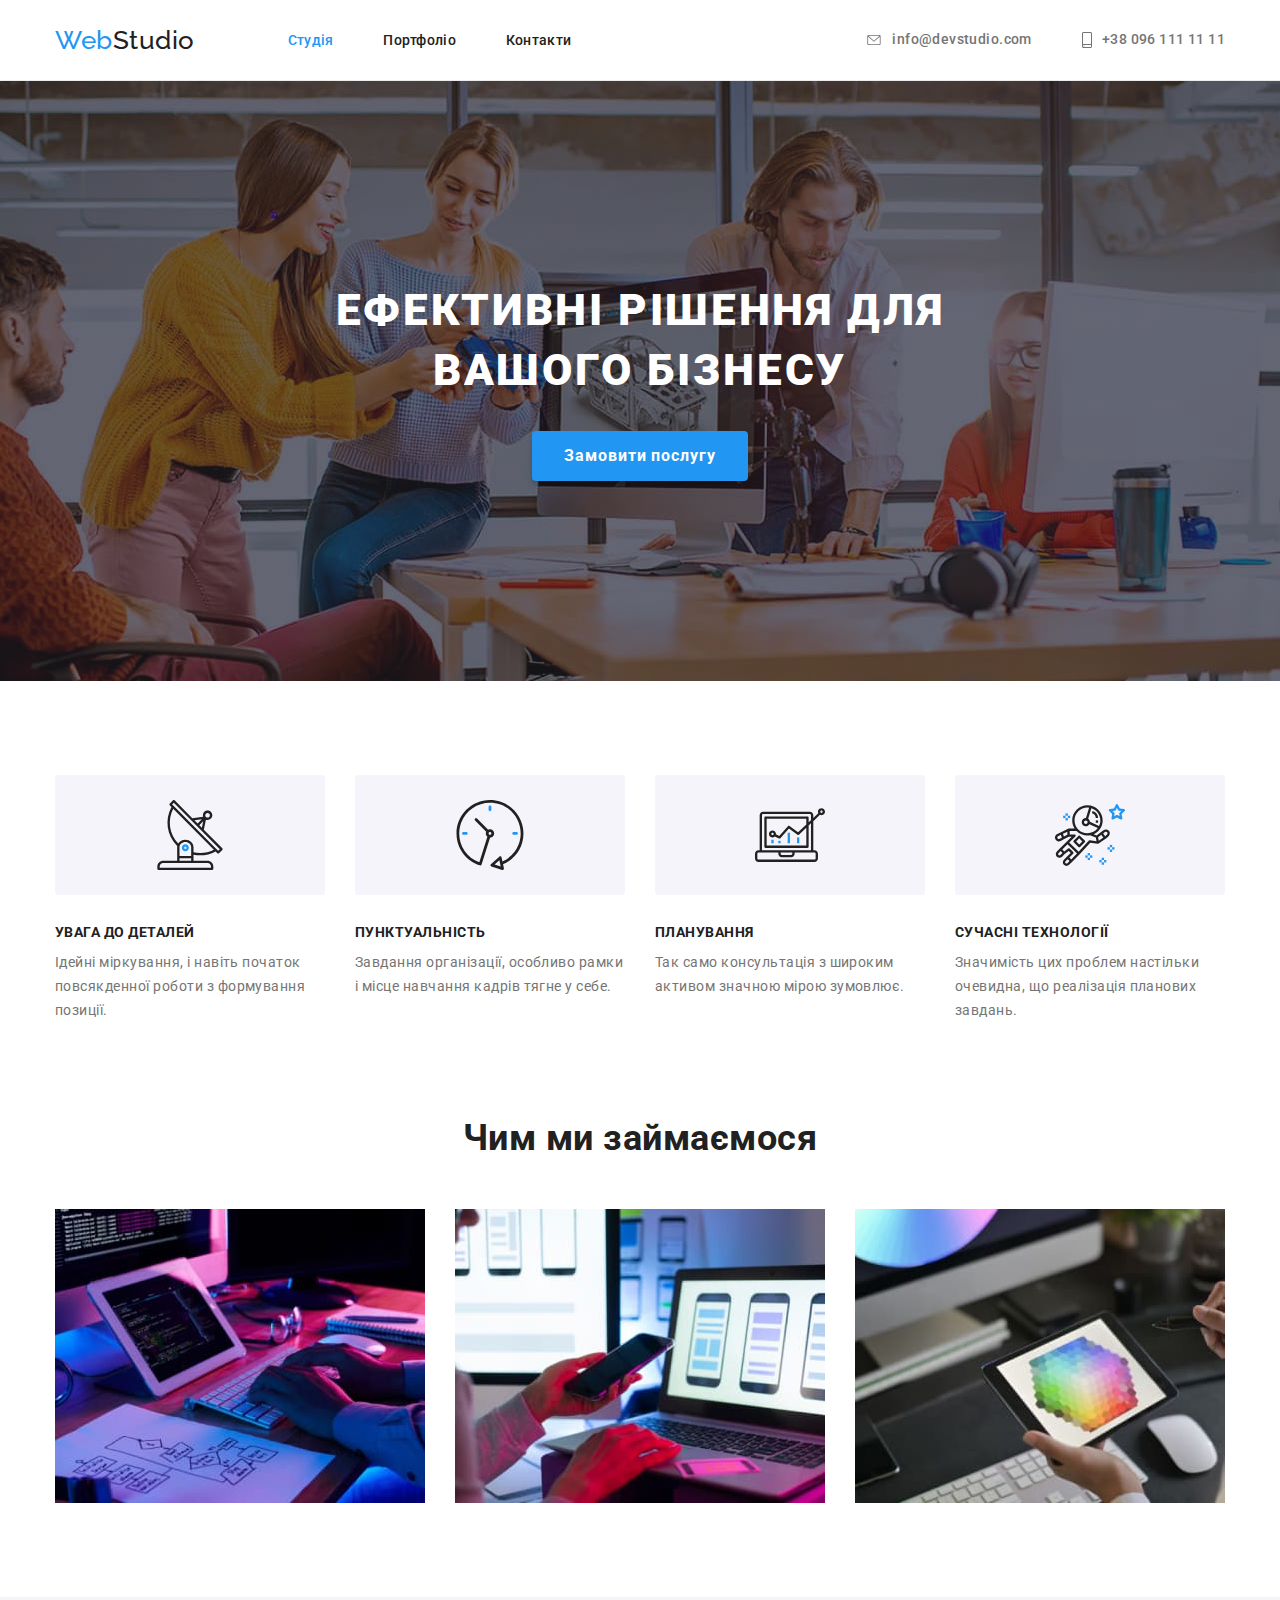
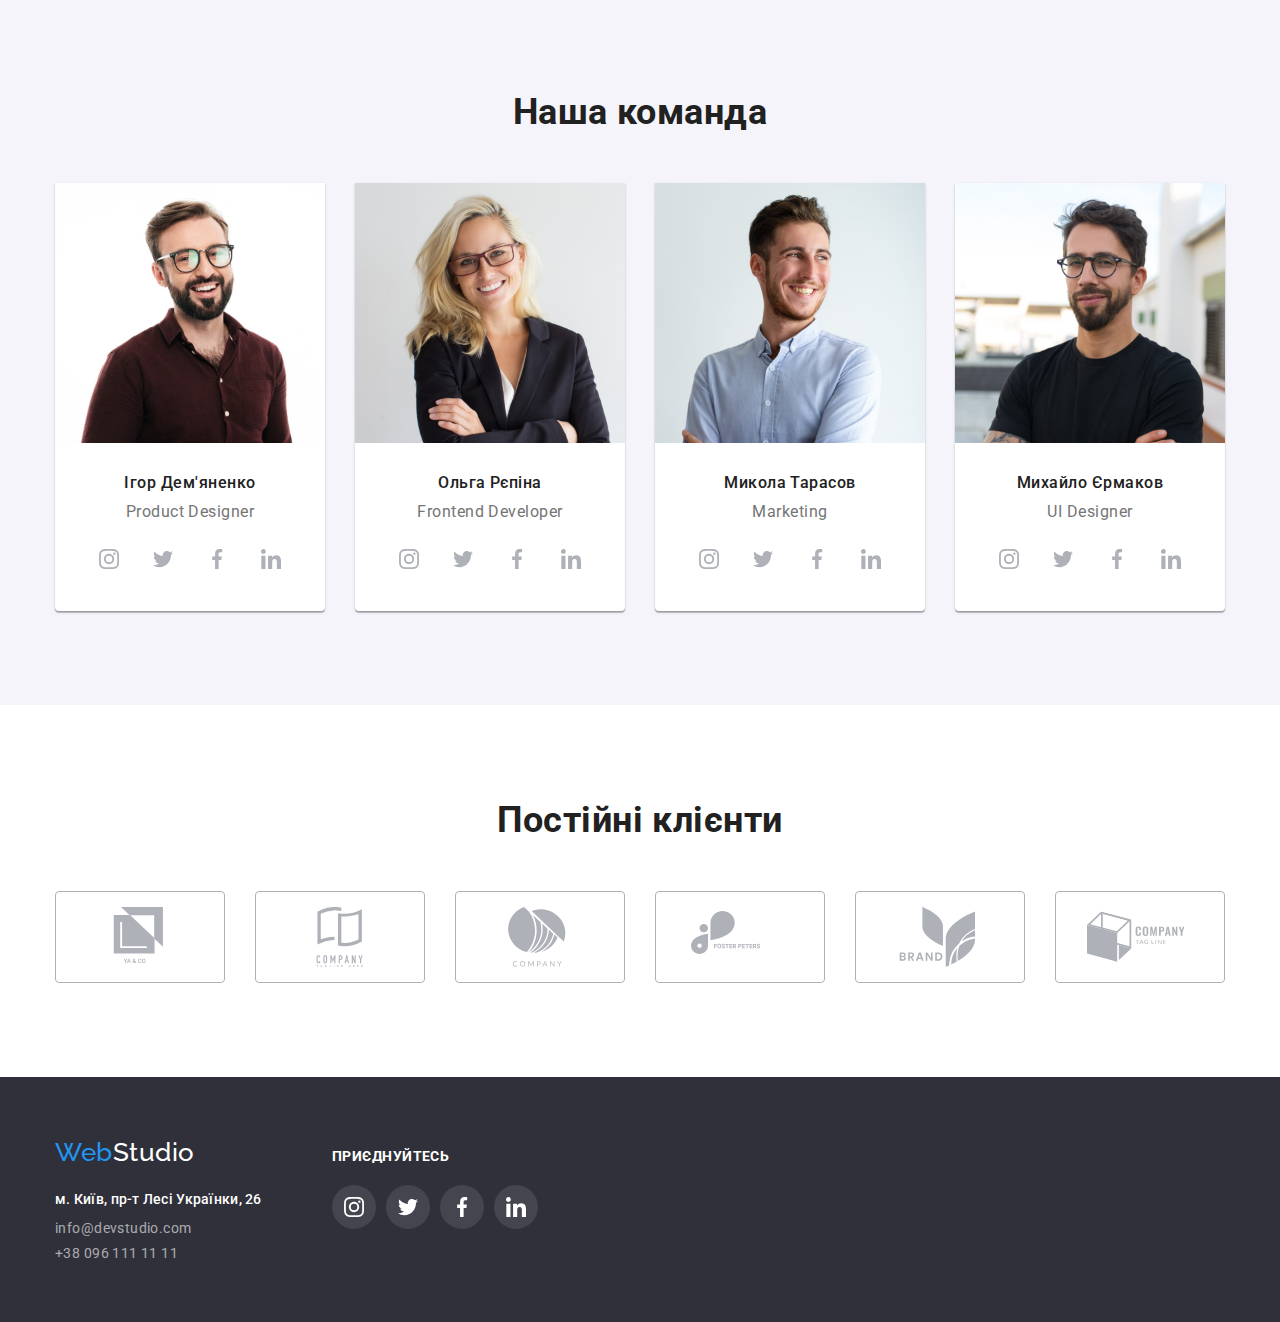
<file: index.html>
<!DOCTYPE html>
<html lang="uk">
  <head>
    <meta charset="UTF-8" />
    <meta http-equiv="X-UA-Compatible" content="IE=edge" />
    <meta name="viewport" content="width=device-width, initial-scale=1.0" />
    <title>Головна</title>
    <link rel="preconnect" href="https://fonts.googleapis.com" />
    <link
      rel="precoThis is our first project and the first step towards commercial development.nnect"
      href="https://fonts.gstatic.com"
      crossorigin
    />
    <link
      href="https://fonts.googleapis.com/css2?family=Raleway:wght@700&family=Roboto:wght@400;500;700;900&display=swap"
      rel="stylesheet"
    />
    <link rel="stylesheet" href="css/normalize.css" />
    <link rel="stylesheet" href="css/styles.css" />
  </head>
  <body>
    <header class="page-header">
      <div class="container main-header">
        <nav class="main-nav">
          <div class="logo">
            <a href="index.html" class="logo-link">Web<span>Studio</span></a>
          </div>
          <ul class="site-nav">
            <li class="current-page item">
              <a href="index.html" class="link">Студія</a>
            </li>
            <li class="item">
              <a href="portfolio.html" class="link">Портфоліо</a>
            </li>
            <li class="item"><a href="#" class="link">Контакти</a></li>
          </ul>
        </nav>
        <ul class="contacts-nav">
          <li class="contacts item">
            <a href="mailto:info@devstudio.com">
              <svg class="mail-icon" width="16" height="10">
                <use href="images/icons.svg#icon-envelope-hover"></use>
              </svg>
              info@devstudio.com
            </a>
          </li>
          <li class="contacts item">
            <a href="tel:+380961111111" class="contacts item">
              <svg class="phone-icon" width="10" height="16">
                <use href="images/icons.svg#icon-smartphone"></use>
              </svg>
              +38 096 111 11 11</a
            >
          </li>
        </ul>
      </div>
    </header>
    <main>
      <section class="main-description">
        <div class="container">
          <h1 class="main-title">Ефективні рішення для вашого бізнесу</h1>
          <button type="button" class="order-button">Замовити послугу</button>
        </div>
      </section>
      <section class="exeptions section">
        <div class="container">
          <h2 class="hidden">Особливості</h2>
          <ul class="items">
            <li class="item attention-icon">
              <h3 class="exeption-title">УВАГА ДО ДЕТАЛЕЙ</h3>
              <p class="exeption-text">
                Ідейні міркування, і навіть початок повсякденної роботи з
                формування позиції.
              </p>
            </li>
            <li class="item time-icon">
              <h3 class="exeption-title">ПУНКТУАЛЬНІСТЬ</h3>
              <p class="exeption-text">
                Завдання організації, особливо рамки і місце навчання кадрів
                тягне у себе.
              </p>
            </li>
            <li class="item plan-icon">
              <h3 class="exeption-title">ПЛАНУВАННЯ</h3>
              <p class="exeption-text">
                Так само консультація з широким активом значною мірою зумовлює.
              </p>
            </li>
            <li class="item modern-icon">
              <h3 class="exeption-title">СУЧАСНІ ТЕХНОЛОГІЇ</h3>
              <p class="exeption-text">
                Значимість цих проблем настільки очевидна, що реалізація
                планових завдань.
              </p>
            </li>
          </ul>
        </div>
      </section>
      <section class="section what-do">
        <div class="container">
          <h2 class="title-section">Чим ми займаємося</h2>
          <ul class="items">
            <li class="item">
              <img src="./images/1.jpg" width="370" alt="coding" />
            </li>
            <li class="item">
              <img src="./images/2.jpg" width="370" alt="ui/ux" />
            </li>
            <li class="item">
              <img src="./images/3.jpg" width="370" alt="design" />
            </li>
          </ul>
        </div>
      </section>
      <section class="team section">
        <div class="container">
          <h2 class="title-section">Наша команда</h2>
          <ul class="items">
            <li class="member-box item">
              <img src="./images/4.jpg" width="270" alt="Ігор Дем'яненко" />
              <div class="padding-card">
                <h3 class="team-title">Ігор Дем'яненко</h3>
                <p class="team-text">Product Designer</p>
                <ul class="social-network">
                  <li class="item2">
                    <a href="" class="social-box"
                      ><svg class="instagram">
                        <use href="./images/icons.svg#instagram"></use>
                      </svg>
                    </a>
                  </li>
                  <li class="item2">
                    <a href="" class="social-box"
                      ><svg class="twitter">
                        <use href="./images/icons.svg#twitter"></use>
                      </svg>
                    </a>
                  </li>
                  <li class="item2">
                    <a href="" class="social-box"
                      ><svg class="facebook">
                        <use href="./images/icons.svg#facebook"></use>
                      </svg>
                    </a>
                  </li>
                  <li class="item2">
                    <a href="" class="social-box"
                      ><svg class="linkedin">
                        <use href="./images/icons.svg#linkedin"></use>
                      </svg>
                    </a>
                  </li>
                </ul>
              </div>
            </li>
            <li class="member-box item">
              <img src="./images/5.jpg" width="270" alt="Ольга Рєпіна" />
              <div class="padding-card">
                <h3 class="team-title">Ольга Рєпіна</h3>
                <p class="team-text">Frontend Developer</p>
                <ul class="social-network">
                  <li class="item2">
                    <a href="" class="social-box"
                      ><svg class="instagram">
                        <use href="./images/icons.svg#instagram"></use>
                      </svg>
                    </a>
                  </li>
                  <li class="item2">
                    <a href="" class="social-box"
                      ><svg class="twitter">
                        <use href="./images/icons.svg#twitter"></use>
                      </svg>
                    </a>
                  </li>
                  <li class="item2">
                    <a href="" class="social-box"
                      ><svg class="facebook">
                        <use href="./images/icons.svg#facebook"></use>
                      </svg>
                    </a>
                  </li>
                  <li class="item2">
                    <a href="" class="social-box"
                      ><svg class="linkedin">
                        <use href="./images/icons.svg#linkedin"></use>
                      </svg>
                    </a>
                  </li>
                </ul>
              </div>
            </li>
            <li class="member-box item">
              <img src="./images/6.jpg" width="270" alt="Микола Тарасов" />
              <div class="padding-card">
                <h3 class="team-title">Микола Тарасов</h3>
                <p class="team-text">Marketing</p>
                <ul class="social-network">
                  <li class="item2">
                    <a href="" class="social-box"
                      ><svg class="instagram">
                        <use href="./images/icons.svg#instagram"></use>
                      </svg>
                    </a>
                  </li>
                  <li class="item2">
                    <a href="" class="social-box"
                      ><svg class="twitter">
                        <use href="./images/icons.svg#twitter"></use>
                      </svg>
                    </a>
                  </li>
                  <li class="item2">
                    <a href="" class="social-box"
                      ><svg class="facebook">
                        <use href="./images/icons.svg#facebook"></use>
                      </svg>
                    </a>
                  </li>
                  <li class="item2">
                    <a href="" class="social-box"
                      ><svg class="linkedin">
                        <use href="./images/icons.svg#linkedin"></use>
                      </svg>
                    </a>
                  </li>
                </ul>
              </div>
            </li>
            <li class="member-box item">
              <img src="./images/7.jpg" width="270" alt="Михайло Єрмаков" />
              <div class="padding-card">
                <h3 class="team-title">Михайло Єрмаков</h3>
                <p class="team-text">UI Designer</p>
                <ul class="social-network">
                  <li class="item2">
                    <a href="" class="social-box"
                      ><svg class="instagram">
                        <use href="./images/icons.svg#instagram"></use>
                      </svg>
                    </a>
                  </li>
                  <li class="item2">
                    <a href="" class="social-box"
                      ><svg class="twitter">
                        <use href="./images/icons.svg#twitter"></use>
                      </svg>
                    </a>
                  </li>
                  <li class="item2">
                    <a href="" class="social-box"
                      ><svg class="facebook">
                        <use href="./images/icons.svg#facebook"></use>
                      </svg>
                    </a>
                  </li>
                  <li class="item2">
                    <a href="" class="social-box"
                      ><svg class="linkedin">
                        <use href="./images/icons.svg#linkedin"></use>
                      </svg>
                    </a>
                  </li>
                </ul>
              </div>
            </li>
          </ul>
        </div>
      </section>
      <section class="clients section">
        <div class="container">
          <h2 class="title-section">Постійні клієнти</h2>
          <ul class="items">
            <li class="item">
              <a class="client-link"
                ><svg class="client-icon">
                  <use href="./images/icons.svg#icon-group45-1"></use>
                </svg>
              </a>
            </li>
            <li class="item">
              <a href="" class="client-link"
                ><svg class="client-icon">
                  <use href="./images/icons.svg#icon-group46-1"></use>
                </svg>
              </a>
            </li>
            <li class="item">
              <a href="" class="client-link"
                ><svg class="client-icon">
                  <use href="./images/icons.svg#icon-group47-1"></use>
                </svg>
              </a>
            </li>
            <li class="item">
              <a href="" class="client-link"
                ><svg class="client-icon">
                  <use href="./images/icons.svg#icon-group48-1"></use>
                </svg>
              </a>
            </li>
            <li class="item">
              <a href="" class="client-link"
                ><svg class="client-icon">
                  <use href="./images/icons.svg#icon-group49-1"></use>
                </svg>
              </a>
            </li>
            <li class="item">
              <a href="" class="client-link"
                ><svg class="client-icon">
                  <use href="./images/icons.svg#icon-group410-1"></use>
                </svg>
              </a>
            </li>
          </ul>
        </div>
      </section>
    </main>
    <footer class="page-footer">
      <div class="container">
        <div class="footer-margin">
          <address class="adress-footer">
            <div class="logo">
              <a href="index.html" class="logo-link"
                >Web<span class="footer-span">Studio</span></a
              >
            </div>
            <ul class="footer-adress">
              <li class="footer-item">
                <a
                  class="adress-link"
                  href="http://maps.google.com/?q=м.Київ,пр-тЛесіУкраїнки,26"
                  target="_blank"
                  rel="noopener nofollow noreferrer"
                  >м. Київ, пр-т Лесі Українки, 26
                </a>
              </li>
              <li class="contacts footer-item">
                <a href="mailto:info@devstudio.com" class="footer-email"
                  >info@devstudio.com</a
                >
              </li>
              <li class="contacts footer-item">
                <a href="tel:+380961111111">+38 096 111 11 11</a>
              </li>
            </ul>
          </address>
        </div>
        <div>
          <p class="join text">ПРИЄДНУЙТЕСЬ</p>
          <ul class="social-network">
            <li class="item2">
              <a href="" class="social-box"
                ><svg class="instagram">
                  <use href="./images/icons.svg#instagram"></use>
                </svg>
              </a>
            </li>
            <li class="item2">
              <a href="" class="social-box"
                ><svg class="twitter">
                  <use href="./images/icons.svg#twitter"></use>
                </svg>
              </a>
            </li>
            <li class="item2">
              <a href="" class="social-box"
                ><svg class="facebook">
                  <use href="./images/icons.svg#facebook"></use>
                </svg>
              </a>
            </li>
            <li class="item2">
              <a href="" class="social-box"
                ><svg class="linkedin">
                  <use href="./images/icons.svg#linkedin"></use>
                </svg>
              </a>
            </li>
          </ul>
        </div>
      </div>
    </footer>
  </body>
</html>
</file>
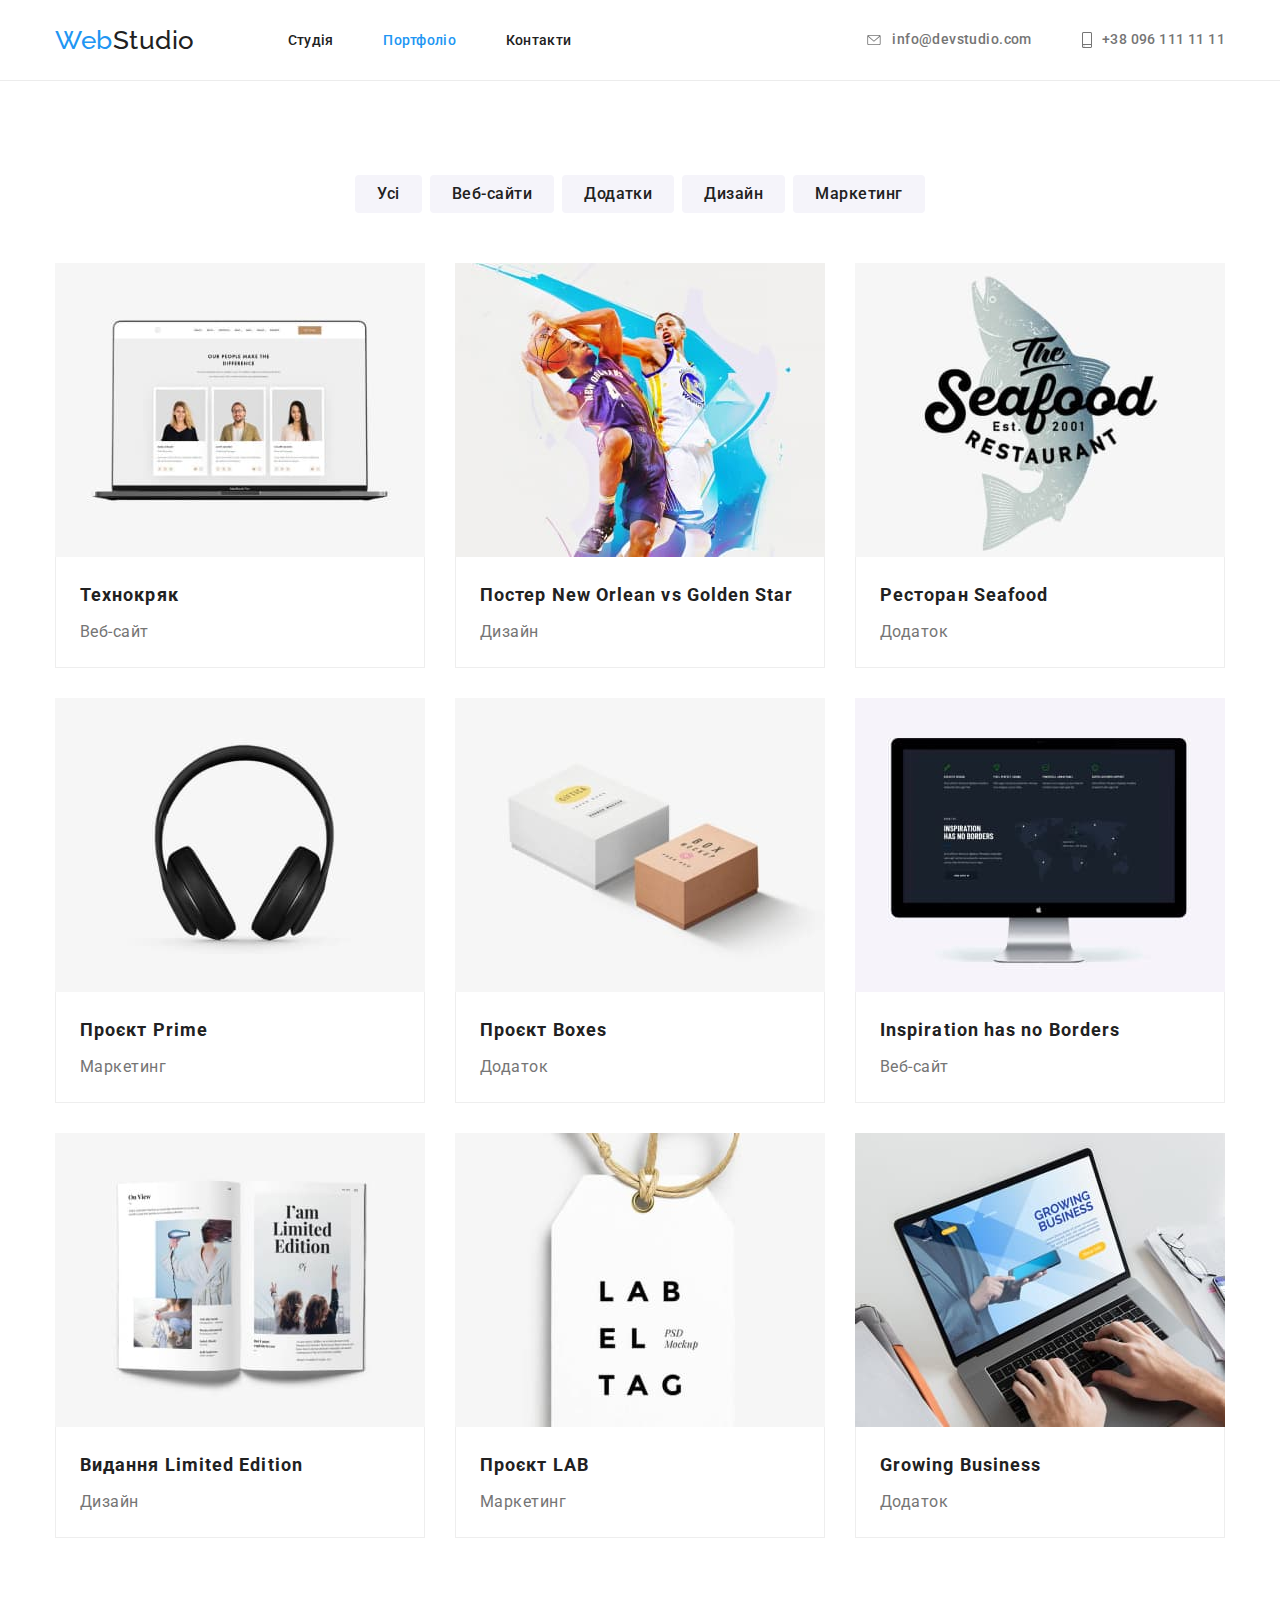
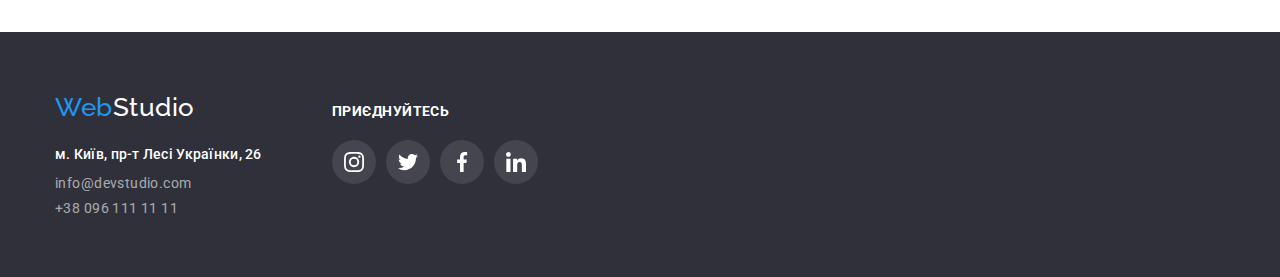
<file: portfolio.html>
<!DOCTYPE html>
<html lang="uk">
  <head>
    <meta charset="UTF-8" />
    <meta http-equiv="X-UA-Compatible" content="IE=edge" />
    <meta name="viewport" content="width=device-width, initial-scale=1.0" />
    <title>Портфоліо</title>
    <link rel="preconnect" href="https://fonts.googleapis.com" />
    <link rel="preconnect" href="https://fonts.gstatic.com" crossorigin />
    <link
      href="https://fonts.googleapis.com/css2?family=Raleway:wght@700&family=Roboto:wght@400;500;700;900&display=swap"
      rel="stylesheet"
    />
    <link rel="stylesheet" href="css/normalize.css" />
    <link rel="stylesheet" href="css/styles.css" />
  </head>
  <body>
    <header class="page-header">
      <div class="container main-header">
        <nav class="main-nav">
          <div class="logo">
            <a href="index.html" class="logo-link">Web<span>Studio</span></a>
          </div>
          <ul class="site-nav">
            <li class="item">
              <a href="index.html" class="link">Студія</a>
            </li>
            <li class="current-page item">
              <a href="portfolio.html" class="link">Портфоліо</a>
            </li>
            <li class="item"><a href="#" class="link">Контакти</a></li>
          </ul>
        </nav>
        <ul class="contacts-nav">
          <li class="contacts item">
            <a href="mailto:info@devstudio.com">
              <svg class="mail-icon" width="16" height="10">
                <use href="images/icons.svg#icon-envelope-hover"></use>
              </svg>
              info@devstudio.com
            </a>
          </li>
          <li class="contacts item">
            <a href="tel:+380961111111" class="contacts item">
              <svg class="phone-icon" width="10" height="16">
                <use href="images/icons.svg#icon-smartphone"></use>
              </svg>
              +38 096 111 11 11</a
            >
          </li>
        </ul>
      </div>
    </header>
    <main>
      <section class="filter-section section">
        <div class="container">
          <h1 class="hidden">Портфоліо</h1>
          <ul class="filter-buttons">
            <li class="filter-items">
              <button type="button" class="filter-button">Усі</button>
            </li>
            <li class="filter-items">
              <button type="button" class="filter-button">Веб-сайти</button>
            </li>
            <li class="filter-items">
              <button type="button" class="filter-button">Додатки</button>
            </li>
            <li class="filter-items">
              <button type="button" class="filter-button">Дизайн</button>
            </li>
            <li class="filter-items">
              <button type="button" class="filter-button">Маркетинг</button>
            </li>
          </ul>
          <ul class="portfolio-items">
            <li class="filter-item content">
              <a href="" class="filter-link">
                <img src="images/img11.jpg" alt="Веб-сайт" />
                <div class="card-inner">
                  <h2 class="filter-title">Технокряк</h2>
                  <p class="filter-description">Веб-сайт</p>
                </div>
              </a>
            </li>
            <li class="filter-item content">
              <a href="" class="filter-link">
                <img src="images/img12.jpg" alt="Дизайн" />
                <div class="card-inner">
                  <h2 class="filter-title">Постер New Orlean vs Golden Star</h2>
                  <p class="filter-description">Дизайн</p>
                </div>
              </a>
            </li>
            <li class="filter-item content">
              <a href="" class="filter-link">
                <img src="images/img13.jpg" alt="Додаток" />
                <div class="card-inner">
                  <h2 class="filter-title">Ресторан Seafood</h2>
                  <p class="filter-description">Додаток</p>
                </div>
              </a>
            </li>
            <li class="filter-item content">
              <a href="" class="filter-link">
                <img src="images/img14.jpg" alt="Маркетинг" />
                <div class="card-inner">
                  <h2 class="filter-title">Проєкт Prime</h2>
                  <p class="filter-description">Маркетинг</p>
                </div>
              </a>
            </li>
            <li class="filter-item content">
              <a href="" class="filter-link">
                <img src="images/img15.jpg" alt="Додаток" />
                <div class="card-inner">
                  <h2 class="filter-title">Проєкт Boxes</h2>
                  <p class="filter-description">Додаток</p>
                </div>
              </a>
            </li>
            <li class="filter-item content">
              <a href="" class="filter-link">
                <img src="images/img16.jpg" alt="Веб-сайт" />
                <div class="card-inner">
                  <h2 class="filter-title">Inspiration has no Borders</h2>
                  <p class="filter-description">Веб-сайт</p>
                </div>
              </a>
            </li>
            <li class="filter-item content">
              <a href="" class="filter-link">
                <img src="images/img17.jpg" alt="Дизайн" />
                <div class="card-inner">
                  <h2 class="filter-title">Видання Limited Edition</h2>
                  <p class="filter-description">Дизайн</p>
                </div>
              </a>
            </li>
            <li class="filter-item content">
              <a href="" class="filter-link">
                <img src="images/img18.jpg" alt="Маркетинг" />
                <div class="card-inner">
                  <h2 class="filter-title">Проєкт LAB</h2>
                  <p class="filter-description">Маркетинг</p>
                </div>
              </a>
            </li>
            <li class="filter-item content">
              <a href="" class="filter-link">
                <img src="images/img19.jpg" alt="Додаток" />
                <div class="card-inner">
                  <h2 class="filter-title">Growing Business</h2>
                  <p class="filter-description">Додаток</p>
                </div>
              </a>
            </li>
          </ul>
        </div>
      </section>
    </main>
    <footer class="page-footer">
      <div class="container">
        <div class="footer-margin">
          <address class="adress-footer">
            <div class="logo">
              <a href="index.html" class="logo-link"
                >Web<span class="footer-span">Studio</span></a
              >
            </div>
            <ul class="footer-adress">
              <li class="footer-item">
                <a
                  class="adress-link"
                  href="http://maps.google.com/?q=м.Київ,пр-тЛесіУкраїнки,26"
                  target="_blank"
                  rel="noopener nofollow noreferrer"
                  >м. Київ, пр-т Лесі Українки, 26
                </a>
              </li>
              <li class="contacts footer-item">
                <a href="mailto:info@devstudio.com" class="footer-email"
                  >info@devstudio.com</a
                >
              </li>
              <li class="contacts footer-item">
                <a href="tel:+380961111111">+38 096 111 11 11</a>
              </li>
            </ul>
          </address>
        </div>
        <div>
          <p class="join text">ПРИЄДНУЙТЕСЬ</p>
          <ul class="social-network">
            <li class="item2">
              <a href="" class="social-box"
                ><svg class="instagram">
                  <use href="./images/icons.svg#instagram"></use>
                </svg>
              </a>
            </li>
            <li class="item2">
              <a href="" class="social-box"
                ><svg class="twitter">
                  <use href="./images/icons.svg#twitter"></use>
                </svg>
              </a>
            </li>
            <li class="item2">
              <a href="" class="social-box"
                ><svg class="facebook">
                  <use href="./images/icons.svg#facebook"></use>
                </svg>
              </a>
            </li>
            <li class="item2">
              <a href="" class="social-box"
                ><svg class="linkedin">
                  <use href="./images/icons.svg#linkedin"></use>
                </svg>
              </a>
            </li>
          </ul>
        </div>
      </div>
    </footer>
  </body>
</html>
</file>
<file: css/styles.css>
:root {
    --blueColor: #2196F3;
    --whiteColor: #FFF;
    --textColor: #757575;
    --headTextColor: #212121;
    --backgroundDarkColor: #2F303A;
    --backgroundGreyColor: #F5F4FA;
    --linkGreyColor: rgba(255, 255, 255, 0.6);
    --shadowColor: #ECECEC;
    --backgroundButtonColor: #188CE8;
    --backgroundFilter: #F5F5F5;
    --frameColor: #EEEEEE;
    --iconColor: #AFB1B8;
}

ul {
    list-style: none;
}

h1,
h2,
h3,
h4,
p,
ul {
    margin: 0;
    padding: 0;
}

/* set parameters to deafault */

a {
    text-decoration: none;
    font-style: normal;
}

address {
    font-style: normal;
}

body {
    font-family: 'Roboto';
    font-style: normal;
    line-height: 1.7;
    letter-spacing: 0.03em;
    color: var(--textColor);
    margin: 0;
}

body ul {
    list-style-type: none;
}

img {
    display: block;
    max-width: 100%;
    height: auto;
}

/* ------------------------------ */

.exeption-text {
    line-height: 1.7;
}

.hidden {
    font-size: 0px;
    text-indent: -9999px;
    /* sends the text off-screen */
    white-space: nowrap;
    /* because only the first line is indented */
}

.main-description {
    padding: 200px 0;
    text-align: center;
    /* background-color: var(--backgroundDarkColor); */
    background-image: linear-gradient(to right, rgba(47, 48, 58, 0.4), rgba(47, 48, 58, 0.4)), url(../images/img41.jpg);
    background-repeat: no-repeat;
    background-position: center;
    background-size: cover;

    max-width: 1600px;
    min-height: 600px;
    margin-left: auto;
    margin-right: auto;
}

.main-description .main-title {
    text-transform: uppercase;
    line-height: 1.36;
    letter-spacing: 0.06em;
    color: var(--whiteColor);
    font-weight: 900;
    font-size: 44px;
}

.exeptions {
    line-height: 1.14;
    font-size: 14px;
}

.exeptions .exeption-title {
    font-size: 14px;
    color: var(--headTextColor);
}

.team {
    background-color: var(--backgroundGreyColor);
}

.team .exeption-title {
    color: var(--headTextColor);
    line-height: 1.188;
    font-size: 16px;
}

.team .team-text {
    font-size: 16px;
    line-height: 1.71;
    letter-spacing: 0.03em;
    line-height: 1.19;
}

.team .team-title {
    margin-bottom: 10px;

    color: var(--headTextColor);
    letter-spacing: 0.03em;
    font-size: 16px;
    line-height: 1.19;
    font-weight: 500;
}

.member-box {
    text-align: center;

    box-shadow: 0px 1px 3px rgba(0, 0, 0, 0.12), 0px 1px 1px rgba(0, 0, 0, 0.14), 0px 2px 1px rgba(0, 0, 0, 0.2);
    border-radius: 0px 0px 4px 4px;
    background: var(--whiteColor);
}

.title-section {
    text-align: center;
    margin-bottom: 50px;

    color: var(--headTextColor);
    line-height: 1.17;
    font-size: 36px;
}

.logo {
    font-size: 26px;
    font-family: 'Raleway';
    font-style: normal;
    font-weight: 700;
    line-height: 1.19;
    letter-spacing: 0.03em;
    color: var(--blueColor);
}

.logo span {
    color: var(--headTextColor);
}

.page-header {
    font-size: 14px;
    line-height: 1.14;
    letter-spacing: 0.02em;
    color: var(--whiteColor);
    border-bottom: 1px solid var(--shadowColor);
}

.page-header a:link,
.page-footer a:link {
    text-decoration: none;
    color: var(--headTextColor);
    font-weight: 500;
    font-size: 14px;
    line-height: 1.17;
    letter-spacing: 0.02em;
}

.page-footer a:link {
    color: var(--whiteColor);
}

.page-header .logo a:link,
.page-footer .logo a:link {
    font-size: 26px;
}

.contacts a {
    display: flex;
    font-size: 14px;
    line-height: 1.71px;
    align-items: center;

}

.adress-footer {
    font-size: 14px;
}

.contacts a:link {
    color: var(--textColor);
    letter-spacing: 0.03em;
    line-height: 1.14;
    font-weight: 500;
}

footer .contacts a:link {
    color: rgba(255, 255, 255, 0.6);
    font-weight: 400;
}

.contacts a:visited {
    color: var(--textColor);
}

.page-header a:hover,
.page-header a:focus,
.contacts a:hover,
.contacts a:focus,
.page-footer a:hover,
.page-footer a:focus,
footer .contacts a:hover,
footer .contacts a:hover {
    color: var(--blueColor)
}

.page-header .logo a:visited,
.logo a:hover,
.logo a:focus,
.logo a {
    color: var(--blueColor);
}

.page-header .logo .logo-link {
    color: var(--blueColor);
}

.page-footer .logo .logo-link {
    color: var(--blueColor);
}

.page-footer {
    padding: 60px 0;
    background-color: var(--backgroundDarkColor);
}

.logo .footer-span {
    color: var(--whiteColor);
}

.page-footer .adress-link {
    color: var(--whiteColor);
}

.order-button {
    display: inline-block;
    padding: 10px 32px;

    background: var(--blueColor);
    box-shadow: 0px 4px 4px rgba(0, 0, 0, 0.15);
    border-radius: 4px;
    letter-spacing: 0.06em;
    font-weight: 700;
    font-size: 16px;
    line-height: 1.88;
    color: var(--whiteColor);
    border: none;
    cursor: pointer;
}

.order-button:hover,
.order-button:focus {
    background-color: var(--backgroundButtonColor);
}

.filter-link {
    line-height: 2;
    text-decoration: none;
    color: var(--headTextColor);
    letter-spacing: 0.06em;
}

.filter-link:hover,
.filter-link:focus {
    display: block;
    box-shadow: 1px 4px 6px rgba(0, 0, 0, 0.16), 0px 4px 4px rgba(0, 0, 0, 0.06),
        0px 1px 1px rgba(0, 0, 0, 0.12);
}

.filter-description {
    font-size: 16px;
    color: var(--textColor);
    line-height: 1.875;
    letter-spacing: 0.03em
}

.filter-item .filter-title {
    font-size: 18px;
    letter-spacing: 0.06em;
    margin-bottom: 4px;
}

.filter-button {
    padding: 6px 22px;

    background: var(--backgroundGreyColor);
    border: none;
    cursor: pointer;
    font-size: 16px;
    line-height: 1.625;
    letter-spacing: 0.03em;
    color: var(--headTextColor);
    font-weight: 500;
    font-family: 'Roboto';
    border-radius: 4px;
}

.filter-button:hover,
.filter-button:focus {
    background: var(--blueColor);
    color: var(--whiteColor);
    box-shadow: 0px 3px 1px rgba(0, 0, 0, 0.1), 0px 1px 2px rgba(0, 0, 0, 0.08), 0px 2px 2px rgba(0, 0, 0, 0.12);
}

/* sizing */

.main-header {
    display: flex;
    align-items: center;
}

.container {
    /*container for width of all elements */
    width: 1200px;
    margin: 0 auto;
    padding: 0 15px;
}

.portfolio-items {
    display: flex;
    flex-wrap: wrap;
    gap: 30px;
    list-style: none;
}

.portfolio-items .content {
    width: 370px;
}

.site-nav {
    display: flex;
    margin-left: 93px;
}

.site-nav .item {
    margin-right: 50px;
}

.site-nav .item:last-child {
    margin-right: 0;
}

.footer-adress .footer-item {
    margin-bottom: 9px;
}

.footer-adress .footer-item:last-child {
    margin-bottom: 0;
}


.site-nav .link {
    display: block;
    padding-top: 32px;
    padding-bottom: 32px;
}

.contacts-nav {
    display: flex;
    margin-left: auto;
}

.contacts-nav .item+.item {
    margin-left: 50px;
}

.main-nav {
    display: flex;
    align-items: center;
}

.main-title {
    margin-bottom: 30px;
    width: 696px;
    margin-left: auto;
    margin-right: auto;
}

.exeption-title {
    margin-bottom: 10px;
}

.section {
    padding-top: 94px;
    padding-bottom: 94px;
}

.what-do {
    padding-top: 0;
}

.items {
    display: flex;

}

.items .item {
    width: 270px;
    margin-right: 30px;
}

.items .item:last-child {
    margin-right: 0px;
}

.what-do .items .item {
    width: 370px;
}

.what-do .items .item:last-child {
    margin-right: 0px;
}

.filter-buttons {
    display: flex;
    justify-content: center;
    margin-bottom: 50px;
}

.filter-items {
    margin-right: 8px;
}

.filter-items:last-child {
    margin-right: 0;
}

.filter-section {
    margin: 0 auto;
}



.padding-card {
    padding: 30px 0;
}

.page-footer .logo {
    margin-bottom: 20px;
}

.card-inner {
    padding: 20px 24px;
    border: 1px solid var(--frameColor);
    border-top: none;
}

/* images */

.exeptions .item::before {
    display: block;
    content: " ";
    height: 120px;
    background: #F5F4FA;
    border-radius: 4px;
    background-repeat: no-repeat;
    background-position: 50% 50%;
    margin-bottom: 30px;
}

.exeptions .attention-icon::before {
    background-image: url(../images/Vector41.svg);
}

.exeptions .time-icon::before {
    background-image: url(../images/Vector42.svg);
}

.exeptions .plan-icon::before {
    background-image: url(../images/Vector43.svg);
}

.exeptions .modern-icon::before {
    background-image: url(../images/Vector44.svg);
}

.clients .client-link {
    width: 170px;
    height: 92px;
    padding: 0%;
    background: var(--whiteColor);
    border: 1px solid var(--iconColor);
    border-radius: 4px;
    display: flex;
    outline: none;
    align-items: center;
    justify-content: center;
    color: var(--iconColor);
}

.clients .client-link:hover,
.clients .client-link:focus {
    border-color: var(--blueColor);
    color: var(--blueColor);
}

.client-icon {
    color: currentColor;
}

.client-icon {
    width: 106px;
    height: 60px;
    fill: currentColor;
}

.client-icon:hover {
    fill: var(--blueColor);
}

.mail-icon {
    fill: currentColor;
    margin-right: 10px;
}

.phone-icon {
    fill: currentColor;
    margin-right: 10px;
}

.social-network {
    margin-top: 16px;

    display: flex;
    justify-content: center;
}

.social-network .item2:not(:last-child) {
    margin-right: 10px;
}

.social-box {
    display: flex;
    align-items: center;
    color: var(--iconColor);
    background-color: var(--whiteColor);
    width: 44px;
    height: 44px;
    border-radius: 50%;
    outline: none;
}

.instagram {
    fill: currentColor;
    width: 20px;
    height: 20px;
    margin-left: auto;
    margin-right: auto;
}

.twitter {
    fill: currentColor;
    width: 20px;
    height: 20px;
    margin-left: auto;
    margin-right: auto;
}

.facebook {
    fill: currentColor;
    width: 20px;
    height: 20px;
    margin-left: auto;
    margin-right: auto;
}

.linkedin {
    fill: currentColor;
    width: 20px;
    height: 20px;
    margin-left: auto;
    margin-right: auto;
}

.social-box:hover,
.social-box:focus {
    background-color: var(--blueColor);
    color: var(--whiteColor);
}

.page-footer .container {
    display: flex;
    align-items: center;
    align-items: baseline
}

.join {
    font-size: 14px;
    color: var(--whiteColor);
    line-height: 1.14;
    font-weight: 700;
    line-height: 1.14;
}

.text {
    margin-bottom: 20px;
}

.page-footer .social-box {
    color: var(--whiteColor);
    background-color: rgba(255, 255, 255, 0.1);
}

.page-footer .adress-footer {
    margin-right: 70px;
}

.page-footer .social-box:focus,
.page-footer .social-box:hover {
    color: var(--whiteColor);
    background-color: var(--blueColor)
}

.footer-margin {
    margin: right 70px;
}

.link:visited {
    color: var(--headTextColor);
}

header .current-page a,
header .current-page a:link,
header .current-page a:visited {
    color: var(--blueColor);
}



/* comment to test terminal */
</file>
